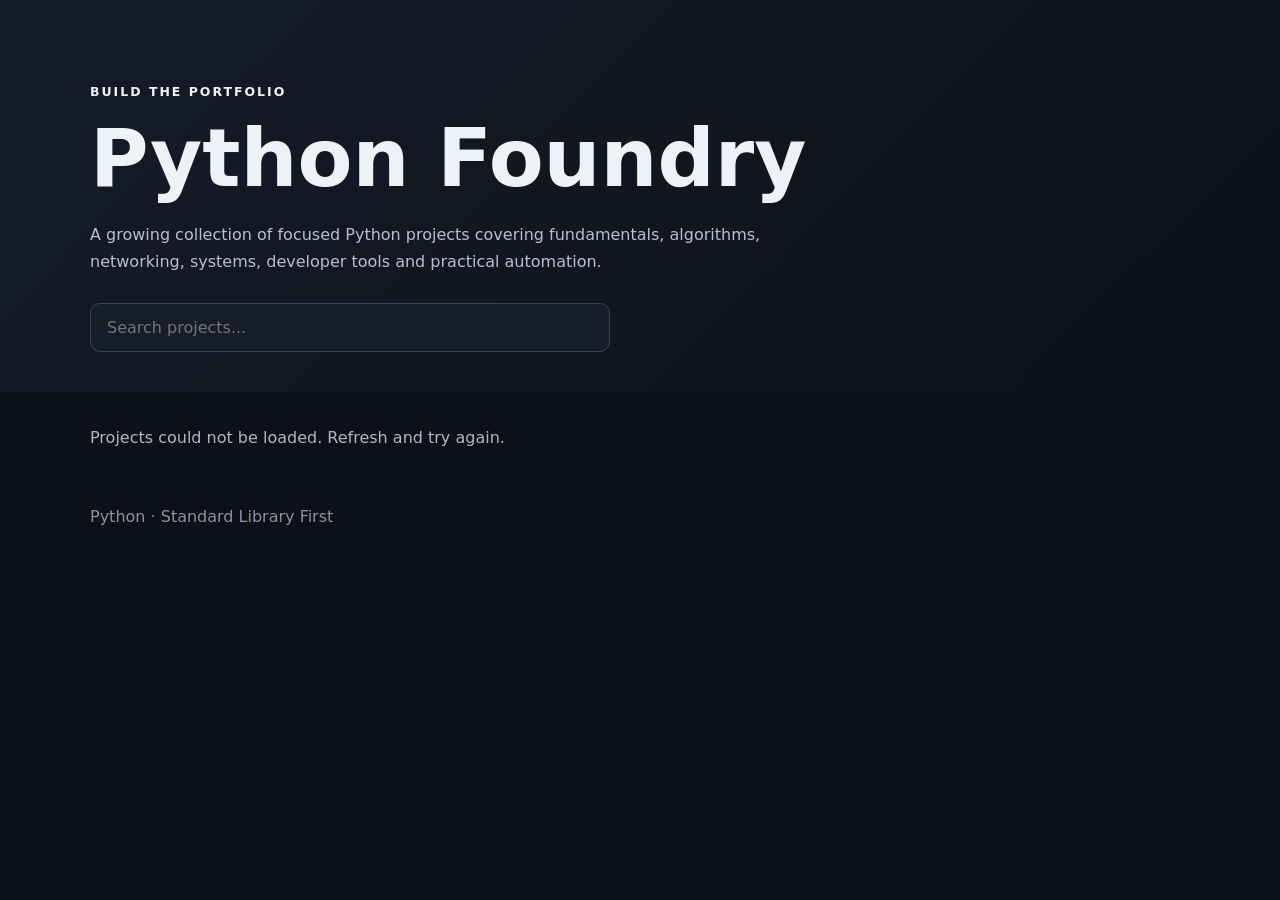
<file: index.html>
<!doctype html><html lang="en"><head><meta charset="utf-8"><meta name="viewport" content="width=device-width,initial-scale=1"><title>Python Foundry</title><link rel="stylesheet" href="style.css"></head><body><header class="hero"><div class="shell"><p class="eyebrow">BUILD THE PORTFOLIO</p><h1>Python Foundry</h1><p class="intro">A growing collection of focused Python projects covering fundamentals, algorithms, networking, systems, developer tools and practical automation.</p><div class="toolbar"><input id="search" type="search" placeholder="Search projects..." autocomplete="off"><span id="count" class="count"></span></div></div></header><main class="shell"><section id="projects" class="projects" aria-live="polite"></section><p id="status" class="status">Loading projects…</p></main><footer class="shell footer">Python · Standard Library First</footer><script src="script.js"></script></body></html>
</file>
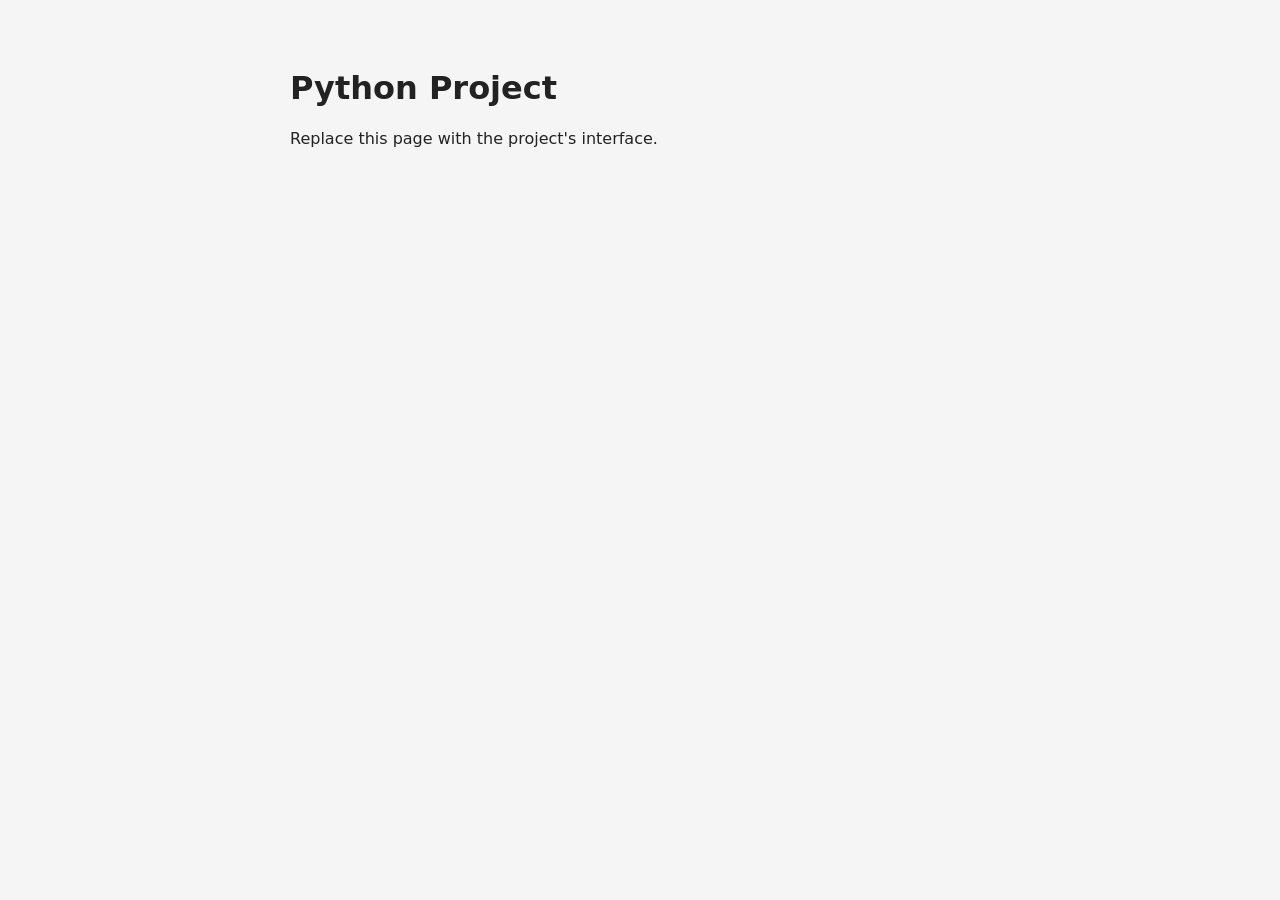
<file: projects/_template/index.html>
<!DOCTYPE html>
<html lang="en">
<head>
  <meta charset="UTF-8">
  <meta name="viewport" content="width=device-width, initial-scale=1.0">
  <title>Python Project</title>
  <link rel="stylesheet" href="style.css">
</head>
<body>
  <main class="container">
    <h1>Python Project</h1>
    <p>Replace this page with the project's interface.</p>
  </main>
</body>
</html>
</file>
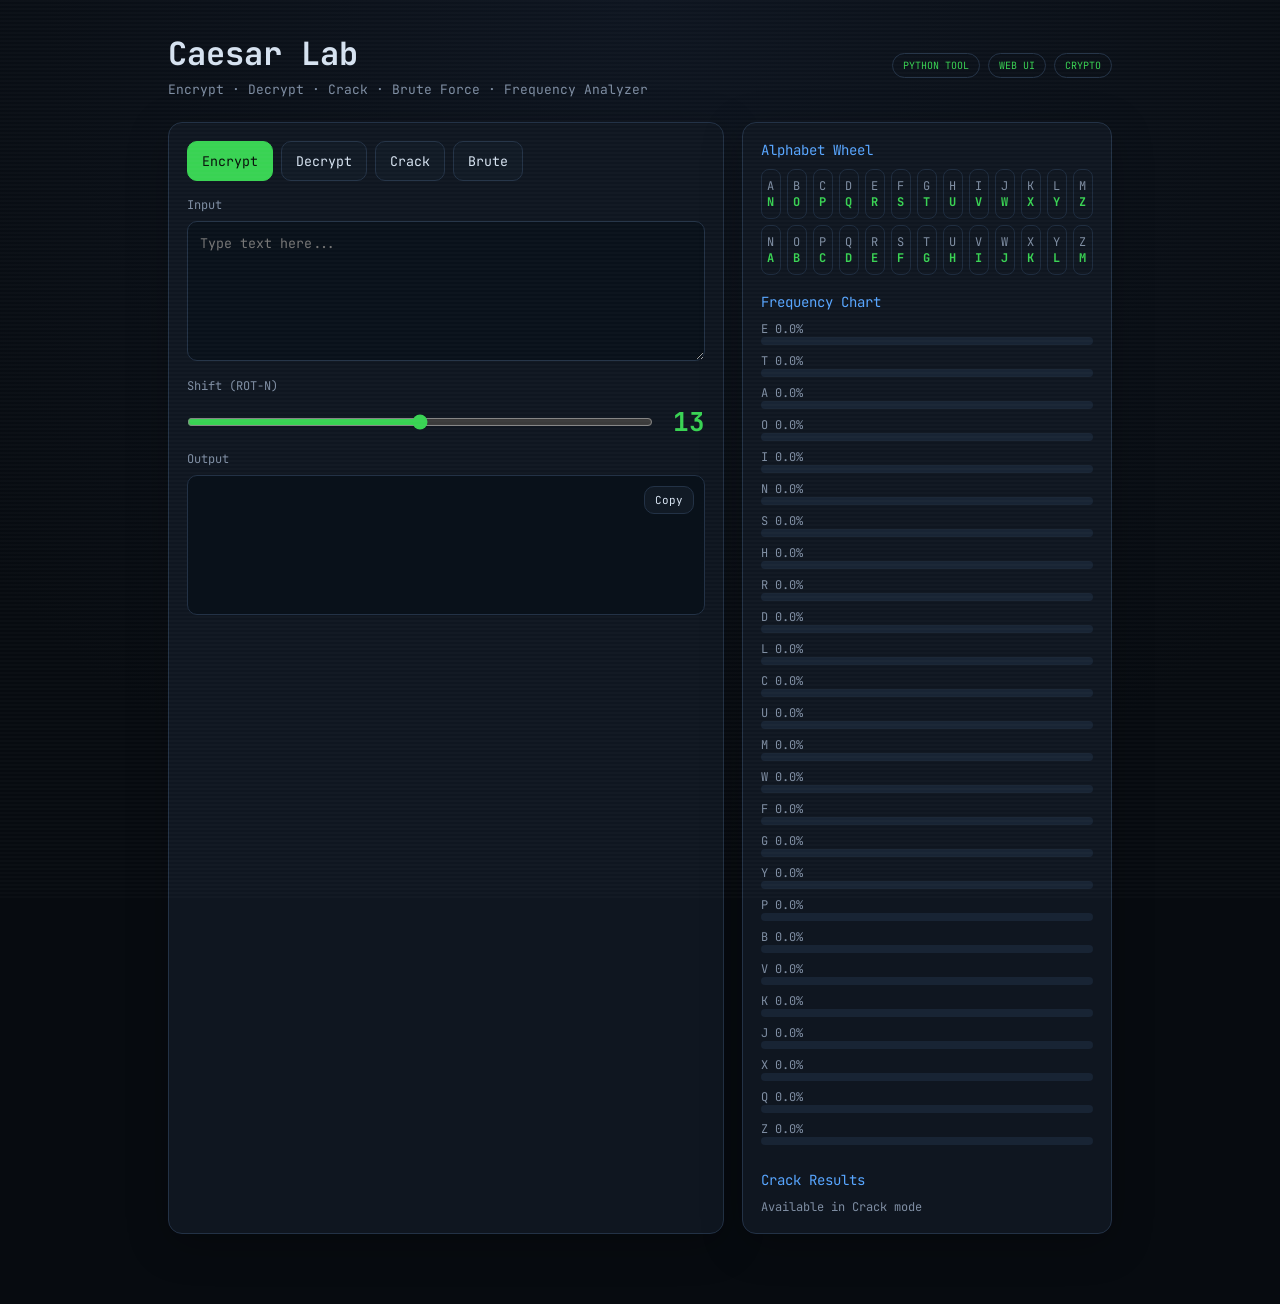
<file: projects/CaesarCLI/index.html>
<!-- index.html -->
<!DOCTYPE html>
<html lang="en">
<head>
<meta charset="UTF-8">
<meta name="viewport" content="width=device-width,initial-scale=1">
<title>Caesar Lab</title>
<link href="https://fonts.googleapis.com/css2?family=JetBrains+Mono:wght@400;700&display=swap" rel="stylesheet">
<style>
:root{
--bg:#070b10;--card:#0f1620;--line:#233246;--txt:#d6e2f0;
--muted:#7f8ea3;--green:#39d353;--blue:#58a6ff;--amber:#e3b341;
}
*{box-sizing:border-box;margin:0;padding:0}
body{
font-family:'JetBrains Mono',monospace;
background:radial-gradient(circle at top,#0e1520,#070b10 60%);
color:var(--txt);
min-height:100vh;
overflow-x:hidden;
}
body:before{
content:"";
position:fixed;inset:0;
background:repeating-linear-gradient(
0deg,
transparent,
transparent 2px,
rgba(255,255,255,.02) 2px,
rgba(255,255,255,.02) 4px
);
pointer-events:none;
}
.wrap{max-width:980px;margin:auto;padding:32px 18px 70px}
.top{
display:flex;justify-content:space-between;align-items:center;
gap:10px;flex-wrap:wrap;margin-bottom:24px
}
h1{font-size:32px}
.sub{color:var(--muted);font-size:13px;margin-top:6px}
.badges{display:flex;gap:8px;flex-wrap:wrap}
.badge{
font-size:10px;padding:5px 10px;border:1px solid var(--line);
border-radius:999px;color:var(--green)
}
.grid{
display:grid;
grid-template-columns:1.2fr .8fr;
gap:18px
}
@media(max-width:900px){.grid{grid-template-columns:1fr}}
.card{
background:var(--card);
border:1px solid var(--line);
border-radius:14px;
padding:18px;
box-shadow:0 10px 40px rgba(0,0,0,.25);
}
.tabs{display:flex;gap:8px;flex-wrap:wrap;margin-bottom:16px}
button{
background:#111a25;
color:var(--txt);
border:1px solid var(--line);
padding:10px 14px;
border-radius:10px;
cursor:pointer;
font-family:inherit;
transition:.2s;
}
button:hover{transform:translateY(-1px);border-color:var(--blue)}
button.active{background:var(--green);color:#07110a;border-color:var(--green)}
label{
display:block;
font-size:12px;
color:var(--muted);
margin:12px 0 8px
}
textarea,input[type=text]{
width:100%;
background:#09111a;
border:1px solid var(--line);
border-radius:10px;
padding:12px;
color:var(--txt);
font-family:inherit;
outline:none;
}
textarea{min-height:140px;resize:vertical}
.range-row{display:flex;align-items:center;gap:12px;margin-top:10px}
input[type=range]{flex:1;accent-color:var(--green)}
.big{
font-size:26px;
font-weight:700;
color:var(--green);
min-width:40px;text-align:right
}
.output{
background:#09111a;
border:1px solid var(--line);
border-radius:10px;
padding:14px;
min-height:140px;
white-space:pre-wrap;
word-break:break-word;
color:var(--green);
position:relative;
}
.copy{
position:absolute;top:10px;right:10px;
font-size:11px;padding:6px 10px
}
.section-title{
font-size:14px;
color:var(--blue);
margin-bottom:10px
}
.small{font-size:12px;color:var(--muted)}
.table{
font-size:13px;
display:grid;
gap:8px
}
.row{
display:grid;
grid-template-columns:70px 90px 1fr;
gap:10px;
padding:8px;
border:1px solid #182434;
border-radius:8px
}
.wheel{
display:grid;
grid-template-columns:repeat(13,1fr);
gap:6px
}
.cell{
text-align:center;
padding:8px 4px;
border:1px solid #1d2b3e;
border-radius:8px;
font-size:12px
}
.cell .a{color:var(--muted);display:block}
.cell .b{color:var(--green);font-weight:700}
.bar{
height:8px;border-radius:999px;background:#182434;overflow:hidden
}
.fill{height:100%;background:var(--green)}
.footer{
margin-top:24px;
color:var(--muted);
font-size:12px;
text-align:center
}
</style>
</head>
<body>
<div class="wrap">

<div class="top">
<div>
<h1>Caesar Lab</h1>
<div class="sub">Encrypt · Decrypt · Crack · Brute Force · Frequency Analyzer</div>
</div>
<div class="badges">
<div class="badge">PYTHON TOOL</div>
<div class="badge">WEB UI</div>
<div class="badge">CRYPTO</div>
</div>
</div>

<div class="grid">

<div class="card">
<div class="tabs">
<button class="tab active" onclick="setMode('encrypt',this)">Encrypt</button>
<button class="tab" onclick="setMode('decrypt',this)">Decrypt</button>
<button class="tab" onclick="setMode('crack',this)">Crack</button>
<button class="tab" onclick="setMode('brute',this)">Brute</button>
</div>

<label>Input</label>
<textarea id="input" placeholder="Type text here..." oninput="run()"></textarea>

<label>Shift (ROT-N)</label>
<div class="range-row">
<input id="shift" type="range" min="1" max="25" value="13" oninput="updateShift()">
<div class="big" id="shiftVal">13</div>
</div>

<label>Output</label>
<div class="output" id="output">
<button class="copy" onclick="copyOut()">Copy</button>
Result appears here...
</div>
</div>

<div class="card">
<div class="section-title">Alphabet Wheel</div>
<div class="wheel" id="wheel"></div>

<div style="height:18px"></div>

<div class="section-title">Frequency Chart</div>
<div id="freq"></div>

<div style="height:18px"></div>

<div class="section-title">Crack Results</div>
<div class="table" id="crackTable">
<div class="small">Available in Crack mode</div>
</div>
</div>

</div>

</div>

<script>
let mode="encrypt";

function setMode(m,btn){
mode=m;
document.querySelectorAll(".tab").forEach(b=>b.classList.remove("active"));
btn.classList.add("active");
run();
}

function updateShift(){
shiftVal.textContent=shift.value;
run();
}

function shiftChar(ch,s){
if(ch>='A'&&ch<='Z') return String.fromCharCode((ch.charCodeAt(0)-65+s+26)%26+65);
if(ch>='a'&&ch<='z') return String.fromCharCode((ch.charCodeAt(0)-97+s+26)%26+97);
return ch;
}

function caesar(text,s,decrypt=false){
const k=decrypt?-s:s;
return [...text].map(c=>shiftChar(c,k)).join('');
}

function run(){
const text=input.value;
const s=parseInt(shift.value);

if(mode==="encrypt"){
output.innerHTML=`<button class="copy" onclick="copyOut()">Copy</button>${escapeHtml(caesar(text,s,false))}`;
}
else if(mode==="decrypt"){
output.innerHTML=`<button class="copy" onclick="copyOut()">Copy</button>${escapeHtml(caesar(text,s,true))}`;
}
else if(mode==="crack"){
renderCrack(text);
}
else{
renderBrute(text);
}

renderWheel(s, mode==="decrypt");
renderFreq(text);
}

function renderWheel(s,dec){
wheel.innerHTML="";
const abc="ABCDEFGHIJKLMNOPQRSTUVWXYZ";
for(let ch of abc){
const map=shiftChar(ch,dec?-s:s);
wheel.innerHTML += `
<div class="cell">
<span class="a">${ch}</span>
<span class="b">${map}</span>
</div>`;
}
}

function renderFreq(text){
const counts={};
let total=0;
for(let c of text.toLowerCase()){
if(c>='a'&&c<='z'){
counts[c]=(counts[c]||0)+1;
total++;
}
}
freq.innerHTML="";
"etaoinshrdlcumwfgypbvkjxqz".split("").forEach(ch=>{
const pct=total?((counts[ch]||0)/total*100):0;
freq.innerHTML += `
<div style="margin-bottom:8px">
<div class="small">${ch.toUpperCase()} ${pct.toFixed(1)}%</div>
<div class="bar"><div class="fill" style="width:${pct}%"></div></div>
</div>`;
});
}

function scoreEnglish(str){
const common=["the","and","ing","ion","you","that","have","hello"];
let score=0;
const low=str.toLowerCase();
common.forEach(w=>{ if(low.includes(w)) score+=3; });
score += str.split(" ").length;
return score;
}

function renderCrack(text){
let rows=[];
for(let i=1;i<=25;i++){
rows.push({
shift:i,
text:caesar(text,i,false),
score:scoreEnglish(caesar(text,i,false))
});
}
rows.sort((a,b)=>b.score-a.score);

output.innerHTML=`<button class="copy" onclick="copyOut()">Copy</button>${escapeHtml(rows[0]?.text||"")}`;

crackTable.innerHTML="";
rows.slice(0,5).forEach((r,n)=>{
crackTable.innerHTML += `
<div class="row">
<div>#${n+1}</div>
<div>ROT-${r.shift}</div>
<div>${escapeHtml(r.text)}</div>
</div>`;
});
}

function renderBrute(text){
let all="";
for(let i=1;i<=25;i++){
all += `ROT-${String(i).padStart(2,"0")} : ${caesar(text,i,false)}\n`;
}
output.innerHTML=`<button class="copy" onclick="copyOut()">Copy</button>${escapeHtml(all)}`;
crackTable.innerHTML='<div class="small">Showing all shifts in output</div>';
}

function copyOut(){
const txt=output.innerText.replace("Copy","").trim();
navigator.clipboard.writeText(txt);
}

function escapeHtml(s){
return s.replaceAll("&","&amp;").replaceAll("<","&lt;").replaceAll(">","&gt;");
}

run();
</script>
</body>
</html>
</file>
<file: style.css>
*{box-sizing:border-box}body{margin:0;font-family:Inter,system-ui,sans-serif;background:#0d1017;color:#eef2f7}.shell{width:min(1100px,92%);margin:auto}.hero{padding:72px 0 40px;background:linear-gradient(135deg,#151b29,#0d1017)}.eyebrow{font-size:.78rem;letter-spacing:.16em;font-weight:700}.hero h1{font-size:clamp(2.5rem,7vw,5rem);margin:.3rem 0}.intro{max-width:720px;color:#b6c0d0;line-height:1.7}.toolbar{display:flex;gap:16px;align-items:center;margin-top:28px}.toolbar input{width:min(520px,100%);padding:14px 16px;border:1px solid #3a4354;border-radius:10px;background:#171d29;color:#fff;font:inherit}.count{color:#9ba7ba}.projects{display:grid;grid-template-columns:repeat(auto-fit,minmax(250px,1fr));gap:18px;padding:36px 0}.card{display:block;padding:24px;border:1px solid #2c3443;border-radius:14px;background:#131924;color:inherit;text-decoration:none;transition:transform .18s,border-color .18s}.card:hover{transform:translateY(-3px);border-color:#69758b}.card h2{margin-top:0}.card p{color:#aeb8c8;line-height:1.6}.open{font-weight:700}.status,.empty{color:#aeb8c8}.footer{padding:24px 0 48px;color:#8792a5}
</file>
<file: projects/_template/style.css>
* {
  box-sizing: border-box;
}

body {
  margin: 0;
  font-family: system-ui, sans-serif;
  background: #f5f5f5;
  color: #222;
}

.container {
  width: min(700px, 92%);
  margin: 0 auto;
  padding: 3rem 0;
}
</file>
